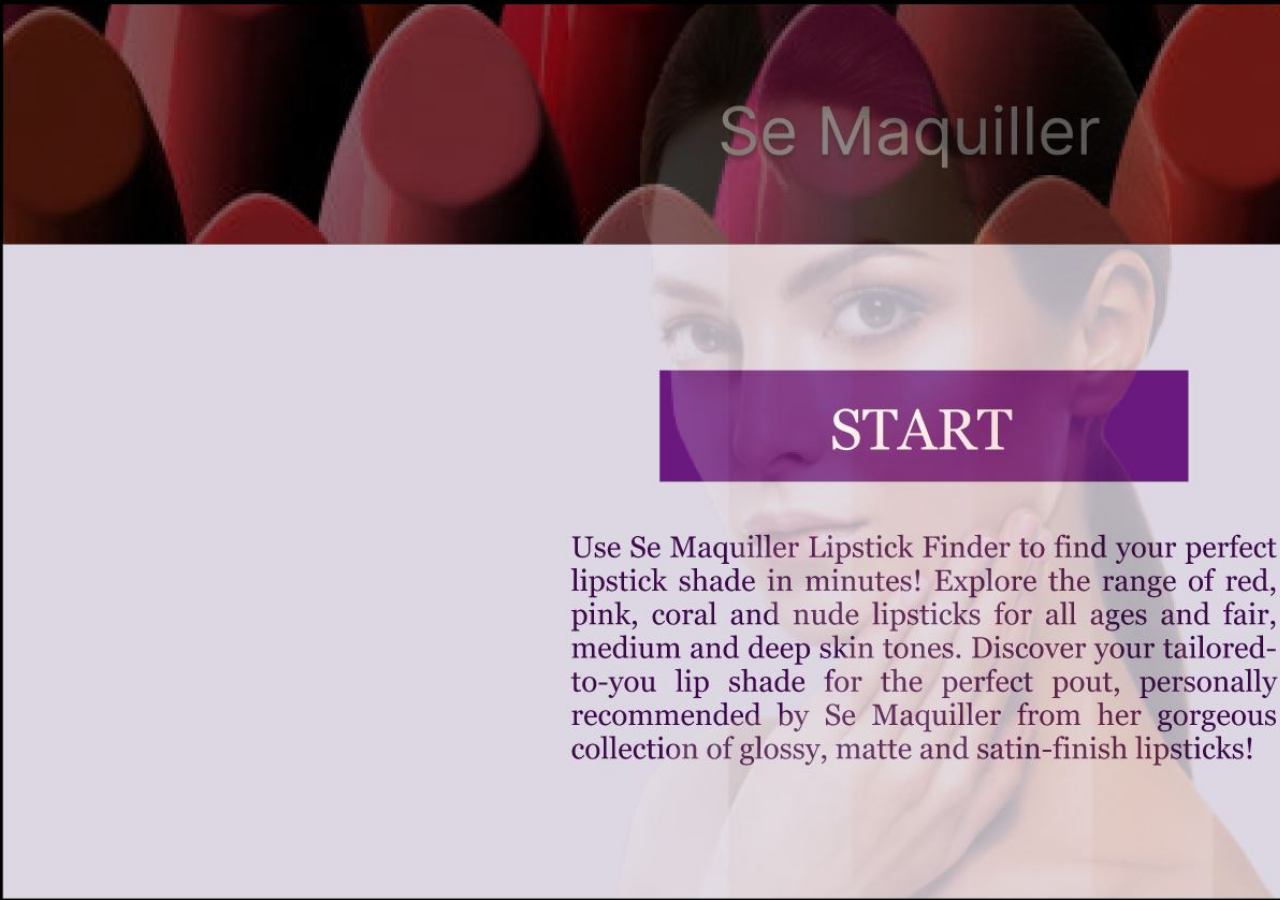
<file: index.html>
<html lang="en">
<head>
    <meta charset="UTF-8">
    <meta http-equiv="X-UA-Compatible" content="IE=edge">
    <meta name="viewport" content="width=device-width, initial-scale=1.0">
    <title>Se Maquiller</title>
    <link rel="stylesheet" href="style.css">
    <link rel="shortcut icon" href="/Assets/lipstick.webp" type="image/x-icon">
</head>

<body >
    <a href="/page2.html"><div class="next">

    </div></a>

    
</body>

</html>
</file>
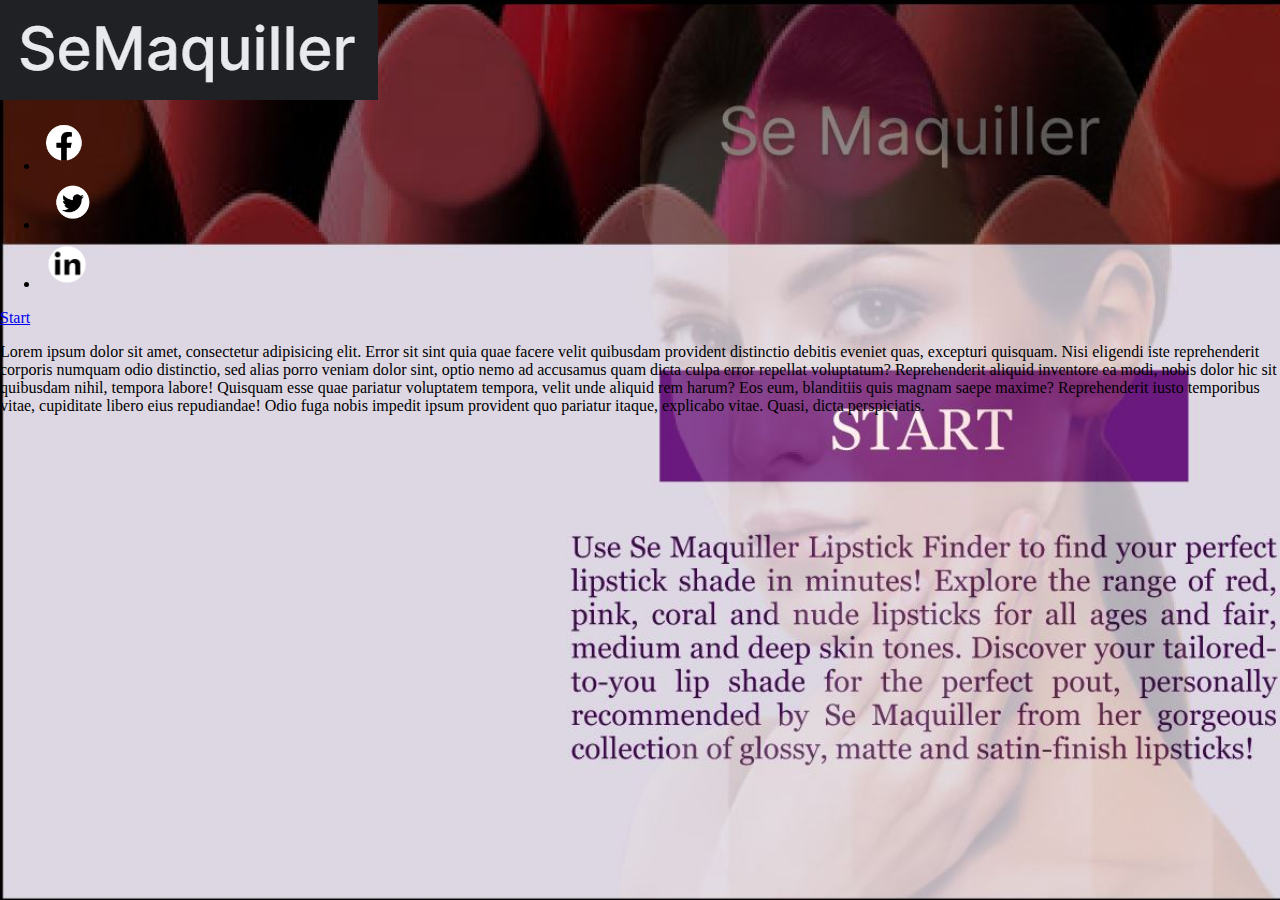
<file: indexalternative.html>
<html lang="en">
<head>
    <meta charset="UTF-8">
    <meta http-equiv="X-UA-Compatible" content="IE=edge">
    <meta name="viewport" content="width=device-width, initial-scale=1.0">
    <title>SeMaquiller</title>
    <link rel="icon" href="/Assets/lipstick.webp" type="image/x-icon">
    <link rel="stylesheet" href="style.css">
</head>
<body>
    <header>
        <div class="navbar">
            <img class="logo" src="/Assets/logo.JPG" alt="">
            <nav>
                <ul>
                    <li><a href=""><img src="/Assets/facebook.png" alt="" height="55px"></a></li>
                    <li><a href=""><img src="/Assets/twitter.png" alt="" height="55px"></a></li>
                    <li><a href=""><img src="/Assets/linkedin.png" alt="" height="55px"></a></li>
                </ul>
            </nav>
        </div>
    </header>

    <div class="start"><a href="https://ahik.in">
        <p>
        Start
        </p>
    </a>
    </div>
    <p class="initext">
        Lorem ipsum dolor sit amet, consectetur adipisicing elit. Error sit sint quia quae facere velit quibusdam provident distinctio debitis eveniet quas, excepturi quisquam. Nisi eligendi iste reprehenderit corporis numquam odio distinctio, sed alias porro veniam dolor sint, optio nemo ad accusamus quam dicta culpa error repellat voluptatum? Reprehenderit aliquid inventore ea modi, nobis dolor hic sit quibusdam nihil, tempora labore! Quisquam esse quae pariatur voluptatem tempora, velit unde aliquid rem harum? Eos eum, blanditiis quis magnam saepe maxime? Reprehenderit iusto temporibus vitae, cupiditate libero eius repudiandae! Odio fuga nobis impedit ipsum provident quo pariatur itaque, explicabo vitae. Quasi, dicta perspiciatis.
    </p>
</body>
</html>
</file>
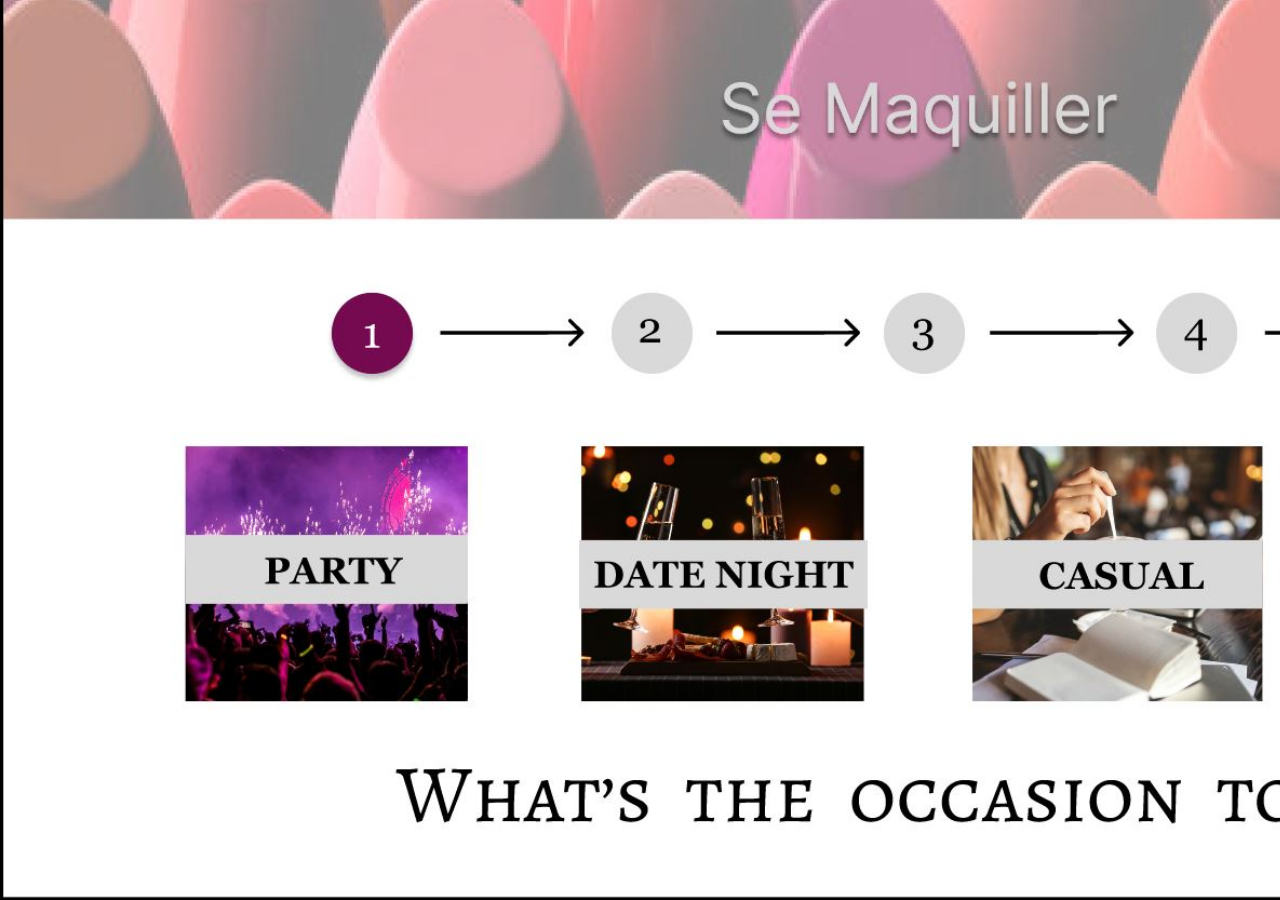
<file: page2.html>
<html lang="en">
<head>
    <meta charset="UTF-8">
    <meta http-equiv="X-UA-Compatible" content="IE=edge">
    <meta name="viewport" content="width=device-width, initial-scale=1.0">
    <title>Se Maquiller</title>
    <link rel="stylesheet" href="style2.css">
    <link rel="shortcut icon" href="/Assets/lipstick.webp" type="image/x-icon">
</head>
<body>
    <a href="/page3.html"><div class="box1">

    </div>
</a>
</body>
</html>
</file>
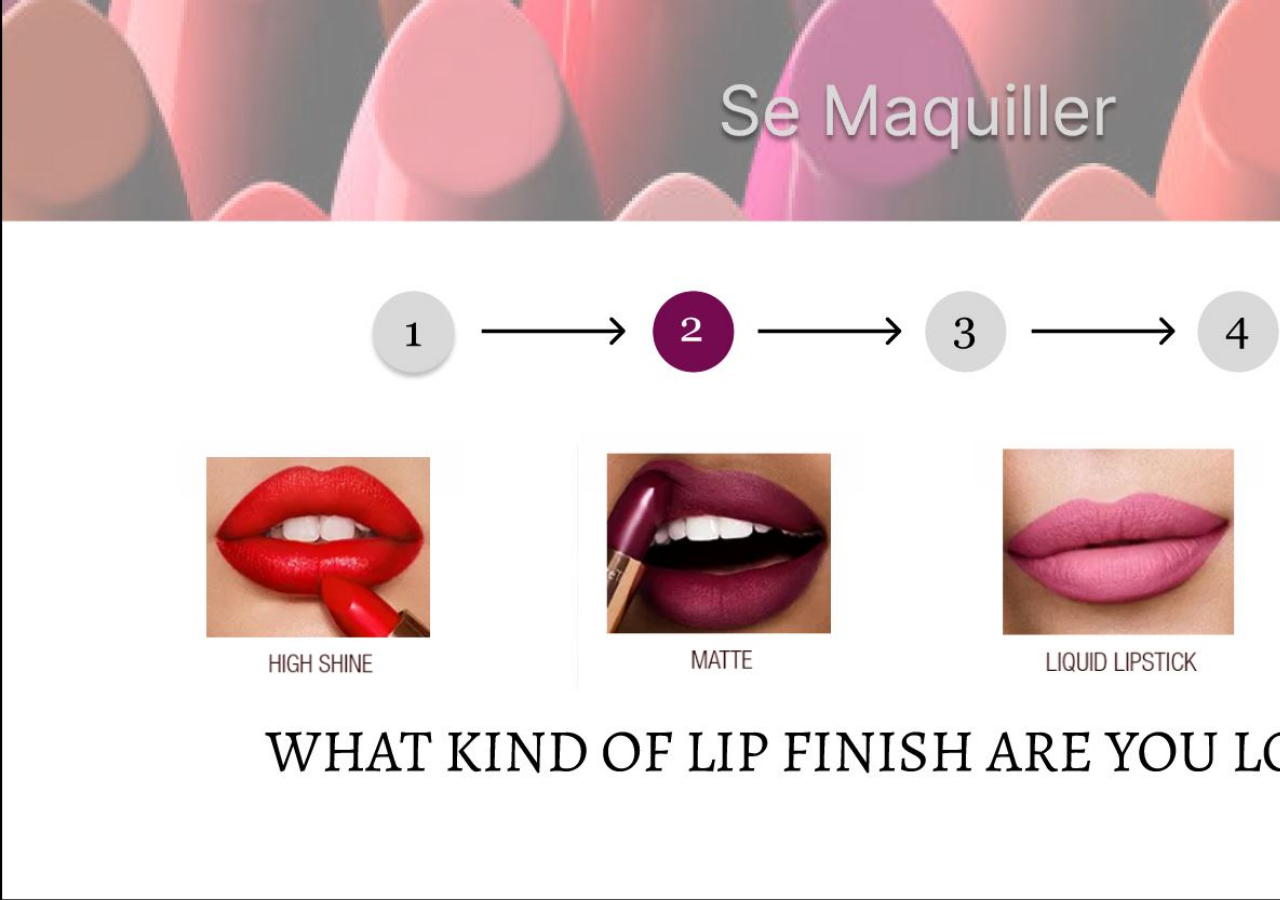
<file: page3.html>
<html lang="en">
<head>
    <meta charset="UTF-8">
    <meta http-equiv="X-UA-Compatible" content="IE=edge">
    <meta name="viewport" content="width=device-width, initial-scale=1.0">
    <title>Se Maquiller</title>
    <link rel="stylesheet" href="style3.css">
    <link rel="shortcut icon" href="/Assets/lipstick.webp" type="image/x-icon">
</head>
<body>
    <a href="/page4.html"><div class="box1">

    </div>
</a>
</body>
</html>
</file>
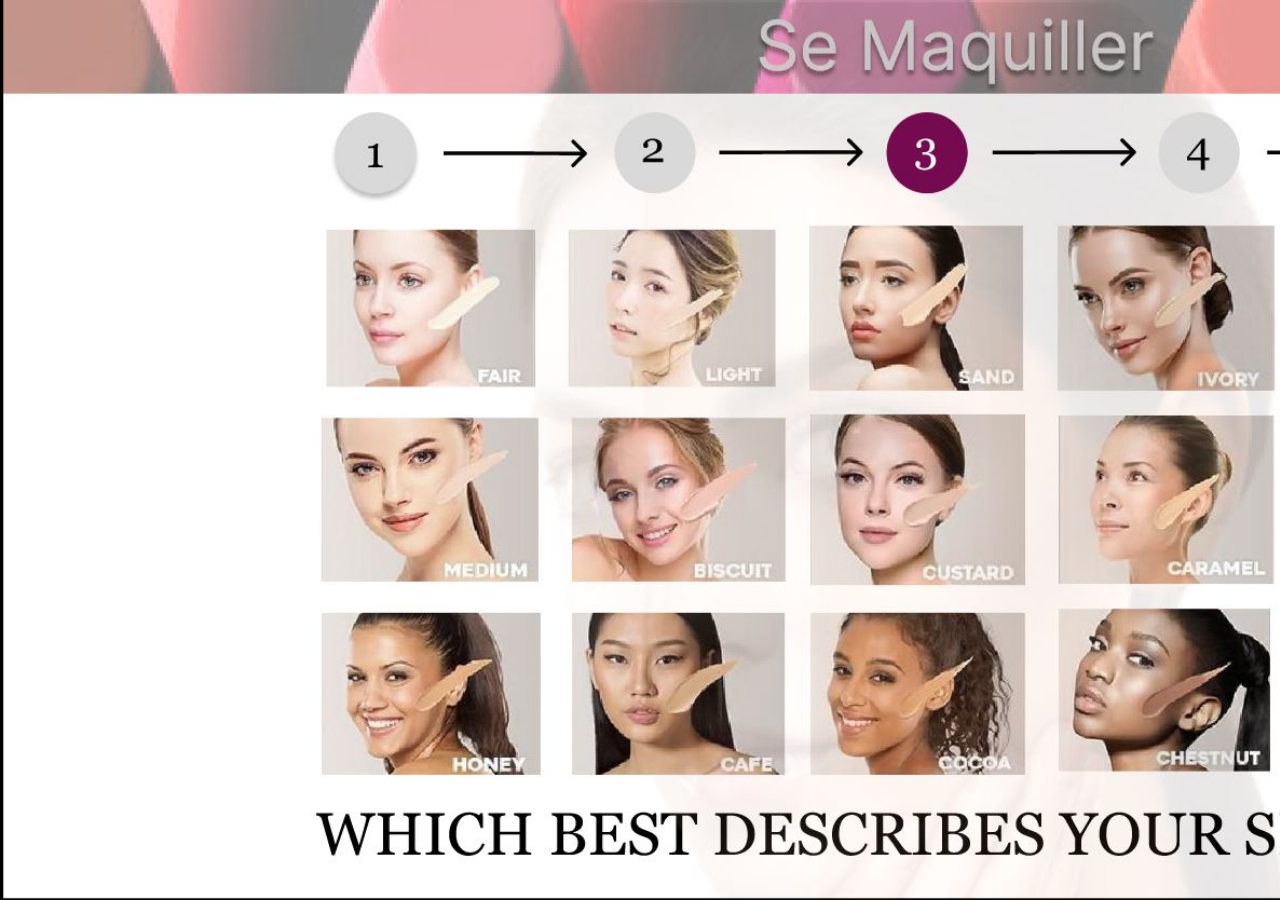
<file: page4.html>
<html lang="en">
<head>
    <meta charset="UTF-8">
    <meta http-equiv="X-UA-Compatible" content="IE=edge">
    <meta name="viewport" content="width=device-width, initial-scale=1.0">
    <title>Se Maquiller</title>
    <link rel="stylesheet" href="style4.css">
    <link rel="shortcut icon" href="/Assets/lipstick.webp" type="image/x-icon">
</head>
<body>
    <a href="/page5.html"><div class="box1">

    </div>
</a>
</body>
</html>
</file>
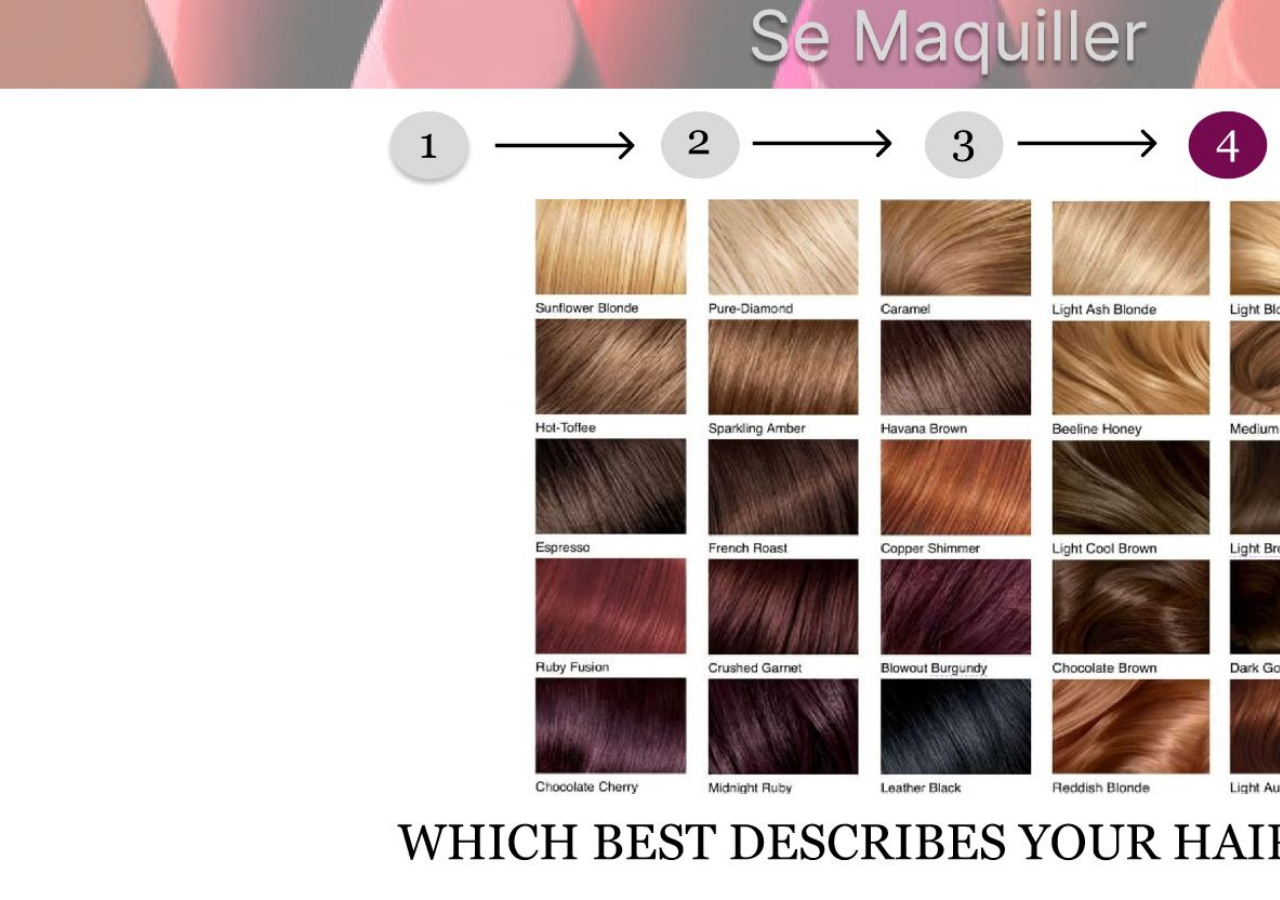
<file: page5.html>
<html lang="en">
<head>
    <meta charset="UTF-8">
    <meta http-equiv="X-UA-Compatible" content="IE=edge">
    <meta name="viewport" content="width=device-width, initial-scale=1.0">
    <title>Se Maquiller</title>
    <link rel="stylesheet" href="style5.css">
    <link rel="shortcut icon" href="/Assets/lipstick.webp" type="image/x-icon">
</head>
<body>
    <a href="/page6.html"><div class="box1">

    </div>
</a>
</body>
</html>
</file>
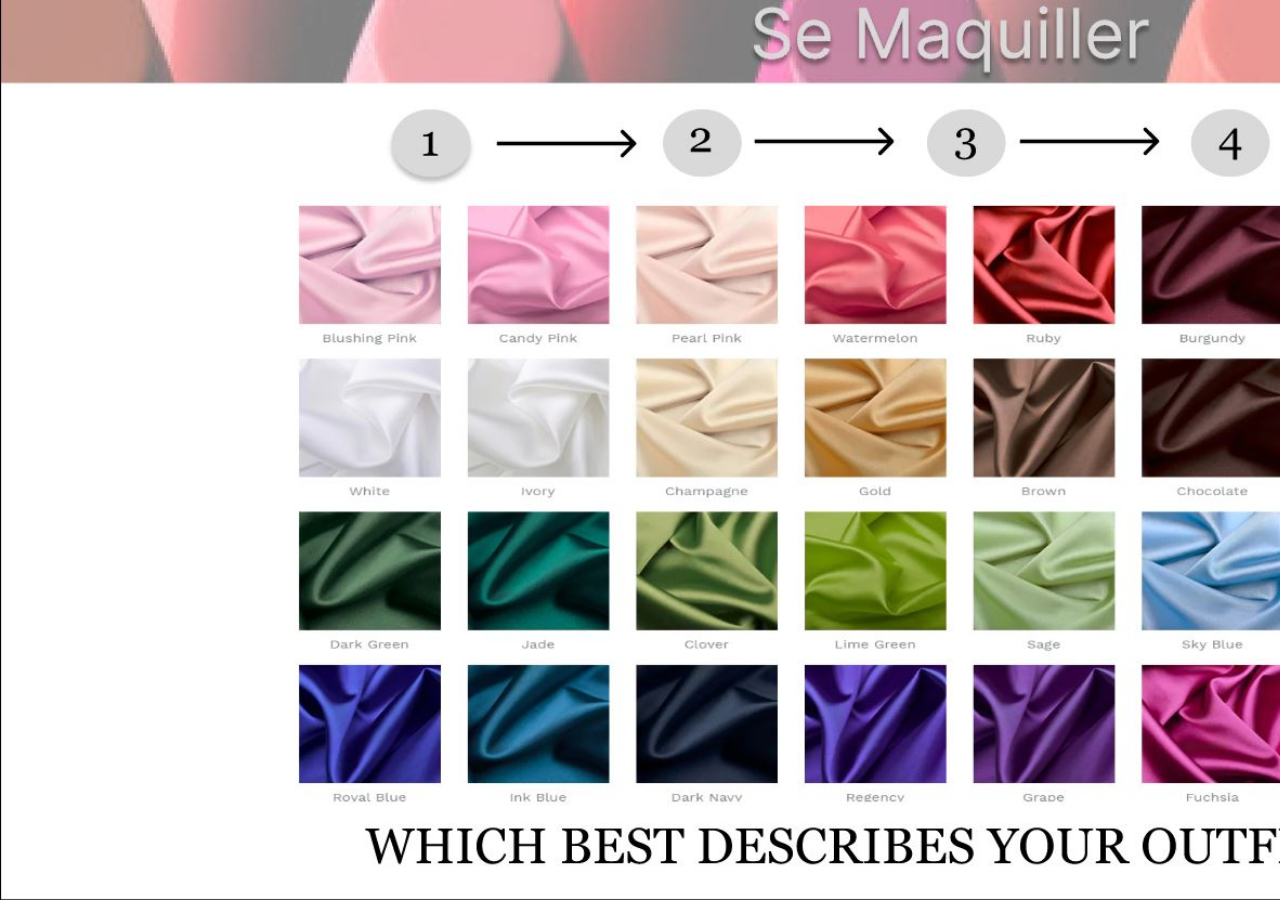
<file: page6.html>
<html lang="en">
<head>
    <meta charset="UTF-8">
    <meta http-equiv="X-UA-Compatible" content="IE=edge">
    <meta name="viewport" content="width=device-width, initial-scale=1.0">
    <title>Se Maquiller</title>
    <link rel="stylesheet" href="style6.css">
    <link rel="shortcut icon" href="/Assets/lipstick.webp" type="image/x-icon">
</head>
<body>
    <a href="/page7.html"><div class="box1">

    </div>
</a>
</body>
</html>
</file>
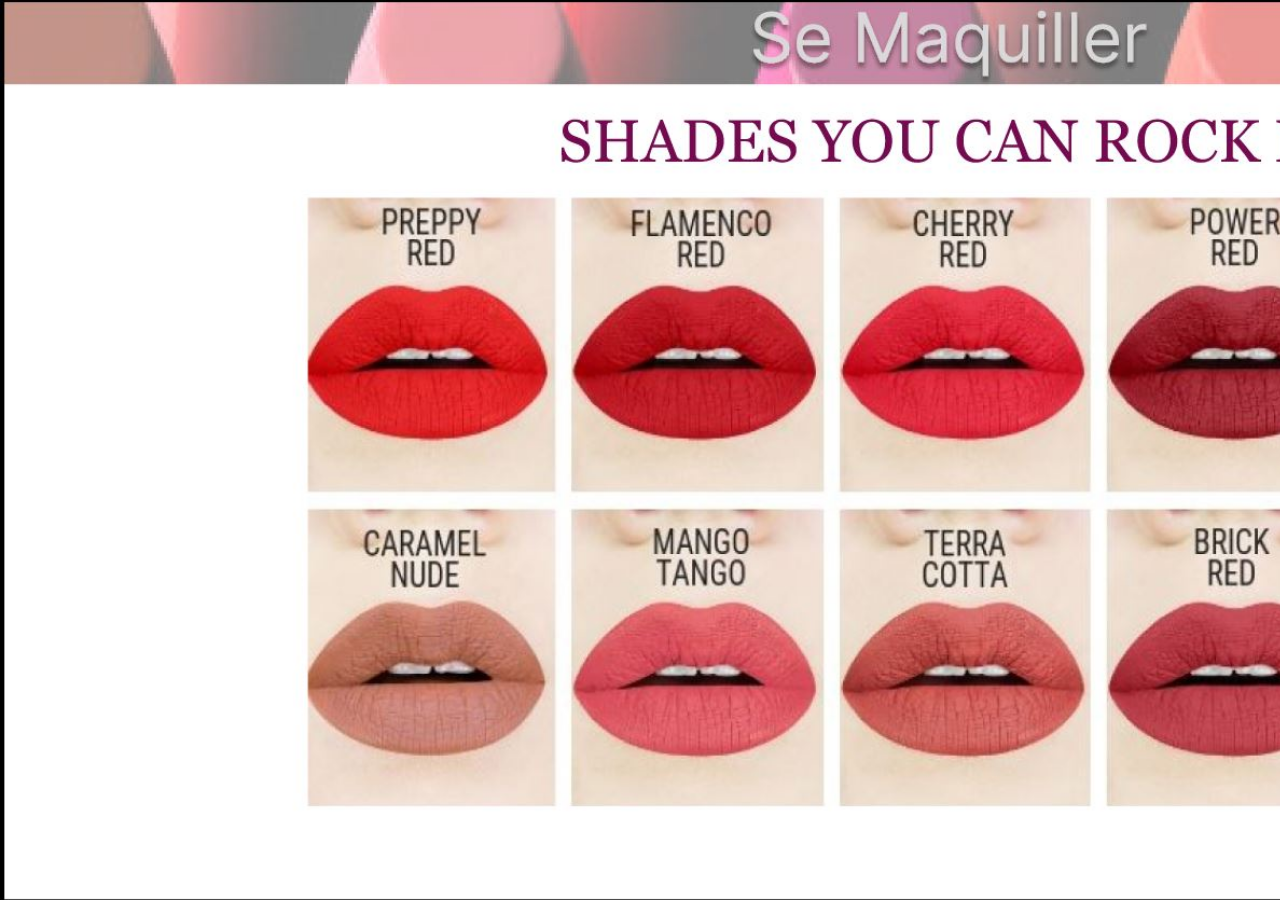
<file: page7.html>
<html lang="en">
<head>
    <meta charset="UTF-8">
    <meta http-equiv="X-UA-Compatible" content="IE=edge">
    <meta name="viewport" content="width=device-width, initial-scale=1.0">
    <title>Se Maquiller</title>
    <link rel="stylesheet" href="style7.css">
    <link rel="shortcut icon" href="/Assets/lipstick.webp" type="image/x-icon">
</head>
<body>
    <a href="/page8.html"><div class="box1">

    </div>
</a>
</body>
</html>
</file>
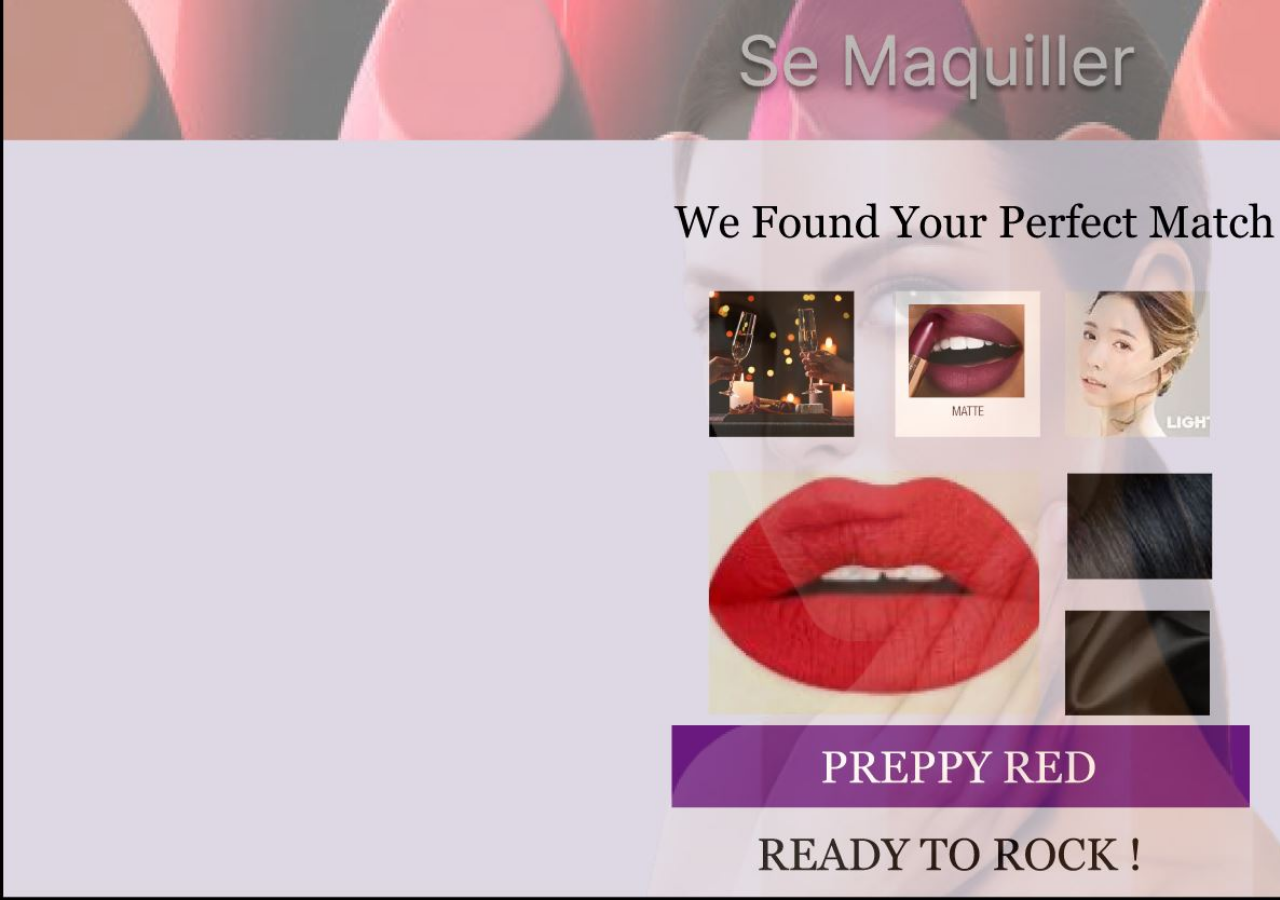
<file: page8.html>
<html lang="en">
<head>
    <meta charset="UTF-8">
    <meta http-equiv="X-UA-Compatible" content="IE=edge">
    <meta name="viewport" content="width=device-width, initial-scale=1.0">
    <title>Se Maquiller</title>
    <link rel="stylesheet" href="style8.css">
    <link rel="shortcut icon" href="/Assets/lipstick.webp" type="image/x-icon">
</head>
<body>
    <a href="/index.html"><div class="box1">

    </div>
</a>
</body>
</html>
</file>
<file: style.css>
body{
    background-image: url('/Assets/sitebg.JPG');
    background-size: cover;
    background-repeat: no-repeat;
    margin: 0px;
    height: 100vh;
    width: 100vw;
    cursor:default;
}

.next{
    height: 500px;
    width: 500px;
    cursor:default;
}
</file>
<file: style2.css>
body{
    background-image: url('/Assets/page2.JPG');
    background-size: cover;
    background-repeat: no-repeat;
    margin: 0px;
    height: 100vh;
    width: 100vw;
    cursor:default;
}

.box1{
    height: 100%;
    width:100%;
    cursor:default;
    
}
</file>
<file: style3.css>
body{
    background-image: url('/Assets/page3.JPG');
    background-size: cover;
    background-repeat: no-repeat;
    margin: 0px;
    height: 100vh;
    width: 100vw;
    cursor:default;
}

.box1{
    height: 100%;
    width:100%;
    cursor:default;
    
}
</file>
<file: style4.css>
body{
    background-image: url('/Assets/page4.JPG');
    background-size: cover;
    background-repeat: no-repeat;
    margin: 0px;
    height: 100vh;
    width: 100vw;
    cursor:default;
}

.box1{
    height: 100%;
    width:100%;
    cursor:default;
    
}
</file>
<file: style5.css>
body{
    background-image: url('/Assets/page5.JPG');
    background-size: cover;
    background-repeat: no-repeat;
    margin: 0px;
    height: 100vh;
    width: 100vw;
    cursor:default;
}

.box1{
    height: 100%;
    width:100%;
    cursor:default;
    
}
</file>
<file: style6.css>
body{
    background-image: url('/Assets/page6.JPG');
    background-size: cover;
    background-repeat: no-repeat;
    margin: 0px;
    height: 100vh;
    width: 100vw;
    cursor:default;
}

.box1{
    height: 100%;
    width:100%;
    cursor:default;
    
}
</file>
<file: style7.css>
body{
    background-image: url('/Assets/page7.JPG');
    background-size: cover;
    background-repeat: no-repeat;
    margin: 0px;
    height: 100vh;
    width: 100vw;
    cursor:default;
}

.box1{
    height: 100%;
    width:100%;
    cursor:default;
    
}
</file>
<file: style8.css>
body{
    background-image: url('/Assets/page8.JPG');
    background-size: cover;
    background-repeat: no-repeat;
    margin: 0px;
    height: 100vh;
    width: 100vw;
    cursor:default;
}

.box1{
    height: 100%;
    width:100%;
    cursor:default;
    
}
</file>
